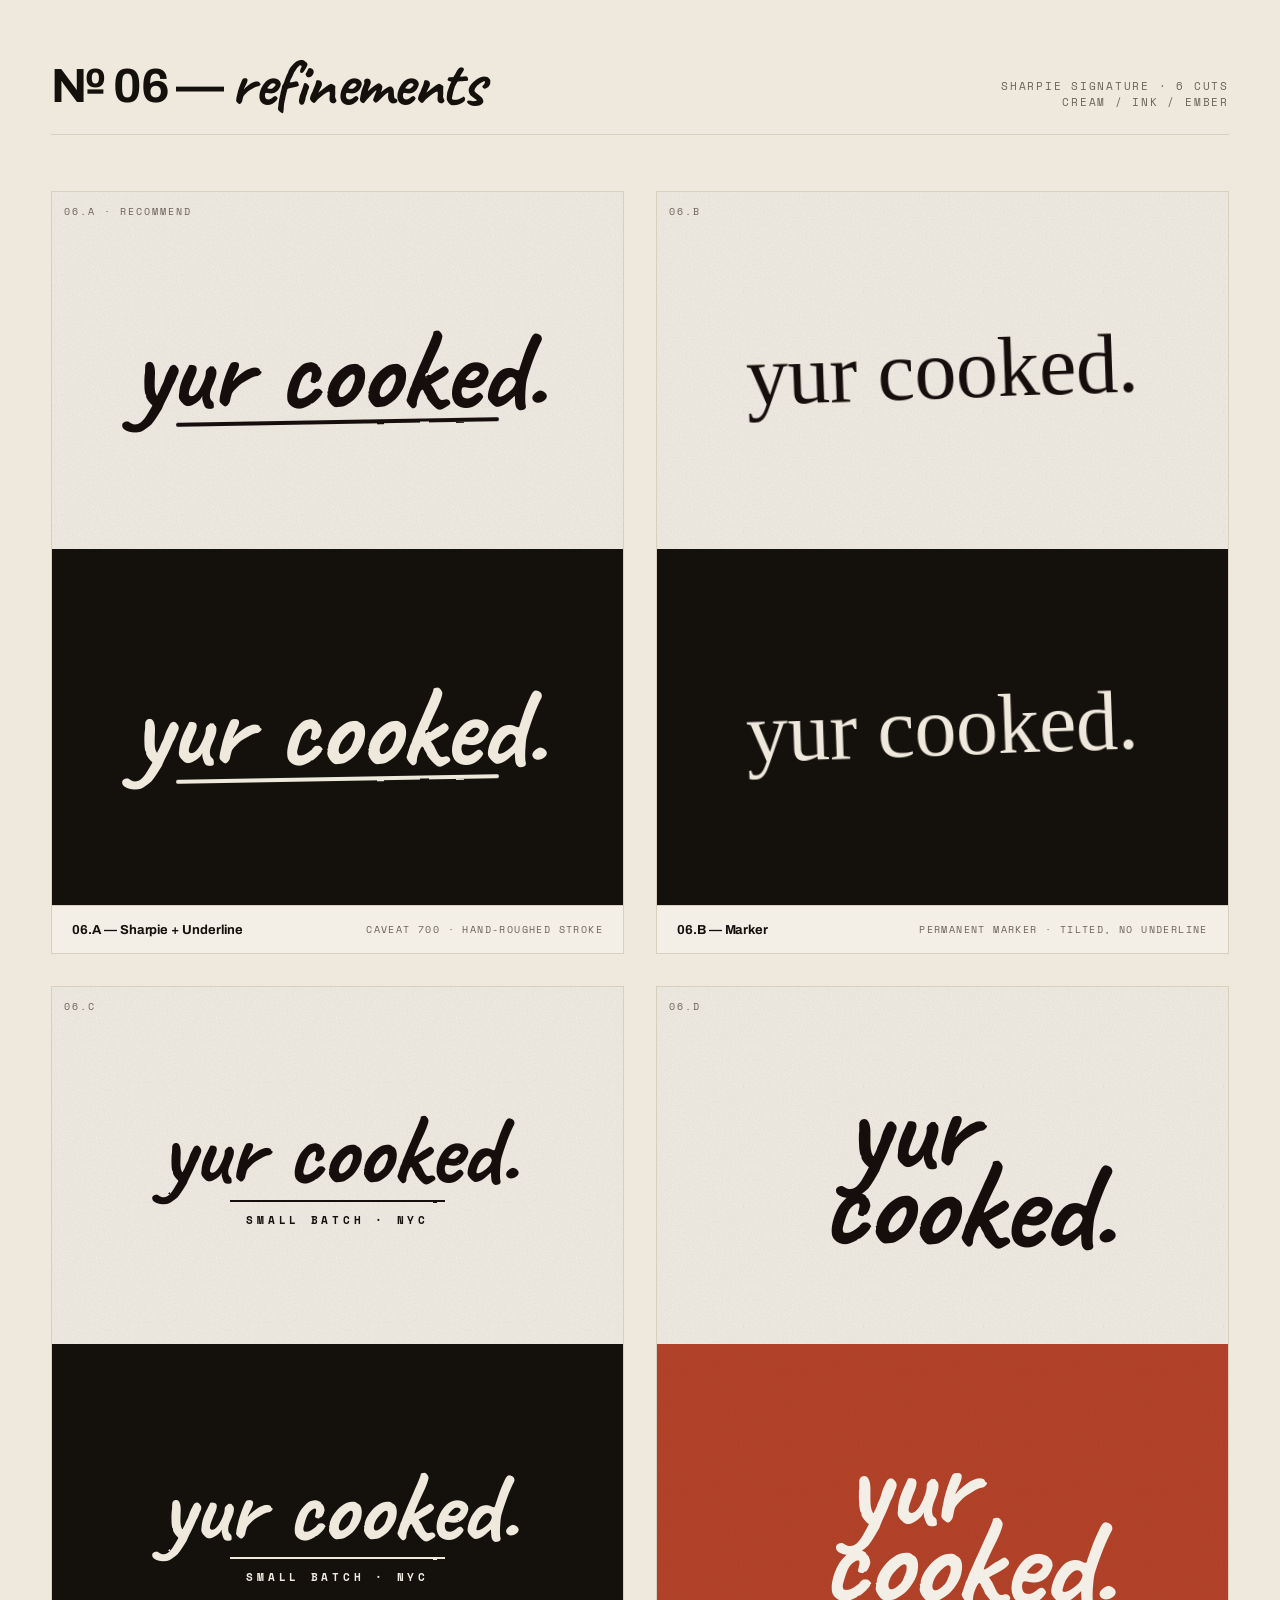
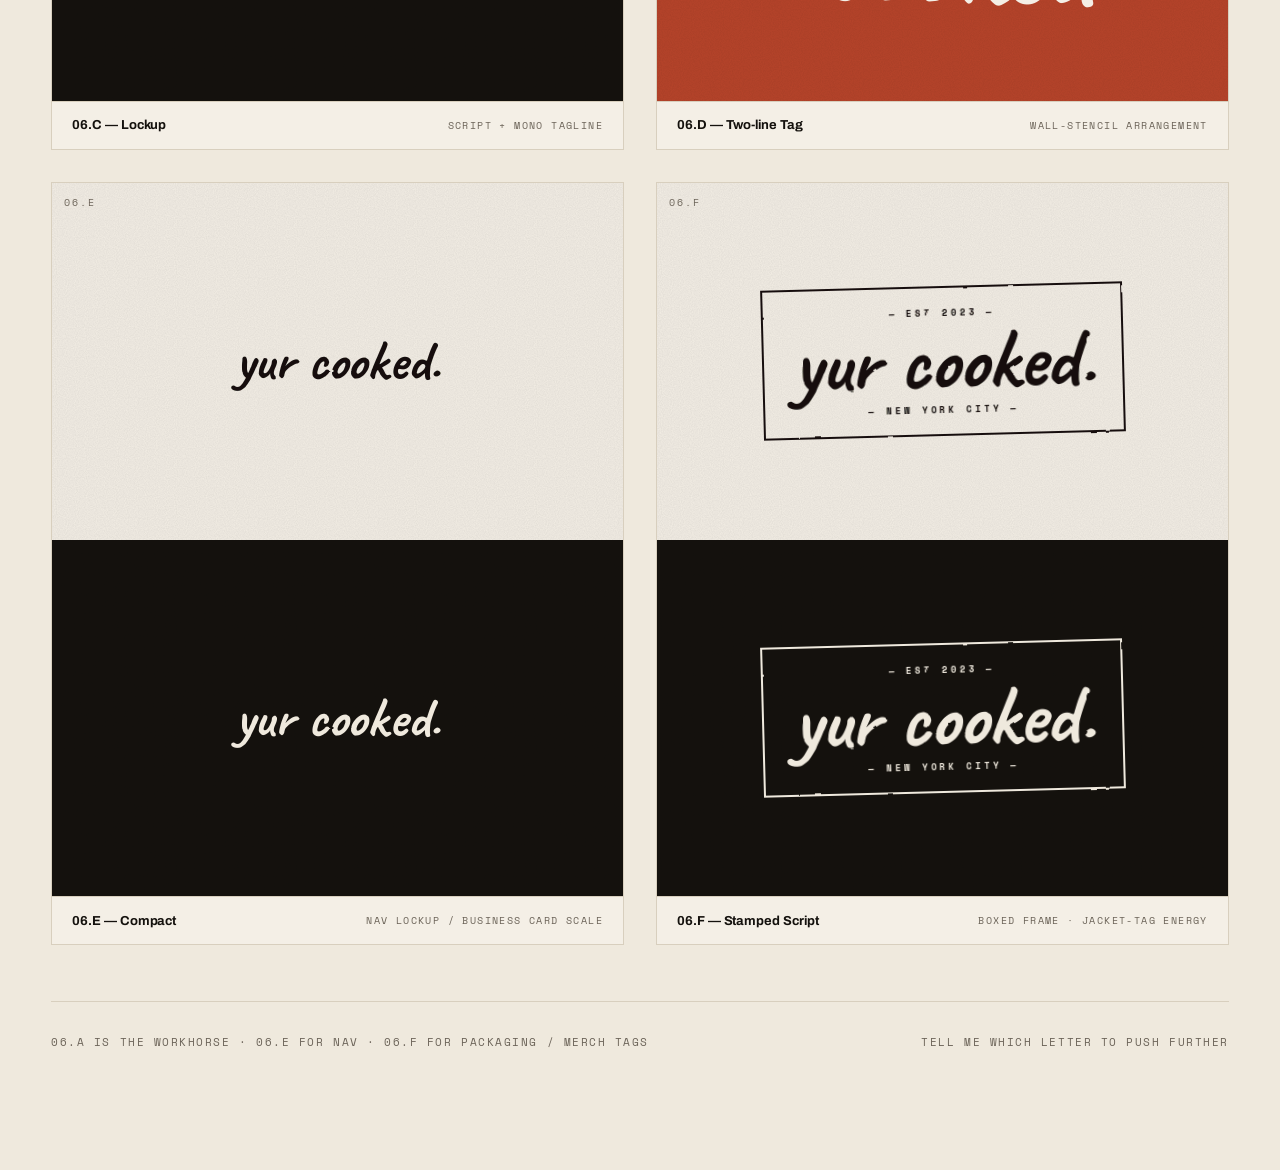
<file: logo-06-refinements.html>
<!DOCTYPE html>
<html lang="en">
<head>
<meta charset="UTF-8"/>
<meta name="viewport" content="width=device-width, initial-scale=1"/>
<title>yur cooked. — № 06 Refinements</title>
<link rel="preconnect" href="https://fonts.googleapis.com"/>
<link rel="preconnect" href="https://fonts.gstatic.com" crossorigin/>
<link href="https://fonts.googleapis.com/css2?family=Caveat:wght@400;500;600;700&family=Homemade+Apple&family=Shadows+Into+Light&family=Permanent+Marker&family=Space+Mono:wght@400;700&family=Archivo:wght@400;500;700&display=swap" rel="stylesheet"/>
<style>
:root {
  --cream: #efe9dd;
  --paper: #f4efe6;
  --ink: #14110d;
  --muted: #6b6358;
  --rule: #d8cfbe;
  --accent: #b8442a;
}
* { box-sizing: border-box; }
html, body { margin: 0; padding: 0; }
body {
  background: var(--cream);
  color: var(--ink);
  font-family: "Archivo", system-ui, sans-serif;
  -webkit-font-smoothing: antialiased;
}
.wrap { max-width: 1280px; margin: 0 auto; padding: 56px clamp(20px, 4vw, 56px) 120px; }
.head {
  display: flex;
  justify-content: space-between;
  align-items: flex-end;
  gap: 24px;
  flex-wrap: wrap;
  border-bottom: 1px solid var(--rule);
  padding-bottom: 24px;
  margin-bottom: 56px;
}
.head h1 {
  font-family: "Archivo", sans-serif;
  font-weight: 700;
  font-size: clamp(28px, 4vw, 48px);
  letter-spacing: -0.03em;
  text-transform: uppercase;
  margin: 0;
  line-height: 0.95;
}
.head h1 em {
  font-family: "Caveat", cursive;
  font-style: normal;
  font-weight: 700;
  text-transform: none;
  font-size: 1.4em;
  line-height: 0.8;
  vertical-align: -0.05em;
}
.head .meta {
  font-family: "Space Mono", monospace;
  font-size: 11px;
  letter-spacing: 0.16em;
  text-transform: uppercase;
  color: var(--muted);
  text-align: right;
}

.grid {
  display: grid;
  grid-template-columns: 1fr;
  gap: 32px;
}
@media (min-width: 720px) { .grid { grid-template-columns: 1fr 1fr; } }
@media (min-width: 1080px) { .grid { grid-template-columns: 1fr 1fr; } }

.card {
  border: 1px solid var(--rule);
  background: var(--paper);
  display: flex;
  flex-direction: column;
  position: relative;
}
.card-tag {
  position: absolute;
  top: 12px;
  left: 12px;
  font-family: "Space Mono", monospace;
  font-size: 10px;
  letter-spacing: 0.2em;
  text-transform: uppercase;
  color: var(--muted);
  z-index: 2;
}
.stage {
  aspect-ratio: 16/10;
  display: grid;
  place-items: center;
  padding: 40px;
  position: relative;
  overflow: hidden;
}
.stage.dark { background: var(--ink); color: var(--cream); }
.stage.accent { background: var(--accent); color: var(--paper); }
.foot {
  border-top: 1px solid var(--rule);
  padding: 16px 20px;
  display: flex;
  justify-content: space-between;
  align-items: center;
  gap: 12px;
}
.foot .name {
  font-family: "Archivo", sans-serif;
  font-weight: 700;
  font-size: 13px;
  letter-spacing: -0.005em;
}
.foot .desc {
  font-family: "Space Mono", monospace;
  font-size: 10px;
  letter-spacing: 0.14em;
  text-transform: uppercase;
  color: var(--muted);
  text-align: right;
  max-width: 60%;
}

.paper-noise {
  position: absolute; inset: 0; pointer-events: none;
  opacity: 0.5; mix-blend-mode: multiply;
  background-image: url("data:image/svg+xml;utf8,<svg xmlns='http://www.w3.org/2000/svg' width='120' height='120'><filter id='n'><feTurbulence type='fractalNoise' baseFrequency='0.9' numOctaves='2'/><feColorMatrix values='0 0 0 0 0  0 0 0 0 0  0 0 0 0 0  0 0 0 .15 0'/></filter><rect width='100%25' height='100%25' filter='url(%23n)'/></svg>");
}
.stage.dark .paper-noise { opacity: 0.4; mix-blend-mode: overlay; }
.stage.accent .paper-noise { opacity: 0.55; mix-blend-mode: multiply; }

/* ============================================================
   A — Pure Caveat, single line, low underline
   ============================================================ */
.A {
  position: relative; z-index: 1; text-align: center;
  font-family: "Caveat", cursive;
  font-weight: 700;
  font-size: clamp(72px, 9vw, 120px);
  letter-spacing: -0.01em;
  line-height: 0.95;
  filter: url(#hand);
}
.A .stroke {
  display: block;
  width: 78%;
  height: 4px;
  background: currentColor;
  margin: -6px auto 0;
  border-radius: 100px;
  filter: url(#hand-rough);
  transform: rotate(-1deg);
}

/* ============================================================
   B — Permanent Marker, thicker, slightly slanted, no underline
   ============================================================ */
.B {
  position: relative; z-index: 1; text-align: center;
  font-family: "Permanent Marker", cursive;
  font-size: clamp(56px, 7vw, 84px);
  letter-spacing: -0.005em;
  line-height: 0.95;
  transform: rotate(-2deg);
  filter: url(#hand-fine);
}

/* ============================================================
   C — Caveat with monospace tagline lockup
   ============================================================ */
.C {
  position: relative; z-index: 1; text-align: center;
  display: flex; flex-direction: column; align-items: center; gap: 0;
}
.C .word {
  font-family: "Caveat", cursive;
  font-weight: 700;
  font-size: clamp(64px, 8vw, 100px);
  line-height: 0.95;
  letter-spacing: -0.01em;
  filter: url(#hand);
  margin-bottom: -4px;
}
.C .rule {
  width: 60%;
  height: 2px;
  background: currentColor;
  margin: 6px 0 10px;
  filter: url(#hand-rough);
}
.C .tag {
  font-family: "Space Mono", monospace;
  font-size: 11px;
  letter-spacing: 0.34em;
  font-weight: 700;
  text-transform: uppercase;
}

/* ============================================================
   D — Two-line layered: marker + script, NYC vibe
   ============================================================ */
.D {
  position: relative; z-index: 1; text-align: center;
  font-family: "Caveat", cursive;
  font-weight: 700;
  font-size: clamp(80px, 10vw, 132px);
  line-height: 0.78;
  letter-spacing: -0.015em;
  filter: url(#hand);
}
.D .yur { display: block; transform: translateX(-12%) rotate(-2deg); }
.D .cooked { display: block; transform: translateX(8%) rotate(1deg); margin-top: -0.18em; }

/* ============================================================
   E — Compact horizontal mark for nav / favicon
   ============================================================ */
.E {
  position: relative; z-index: 1;
  font-family: "Caveat", cursive;
  font-weight: 700;
  font-size: clamp(40px, 5vw, 56px);
  letter-spacing: -0.005em;
  line-height: 1;
  filter: url(#hand);
  display: inline-flex;
  align-items: baseline;
}

/* ============================================================
   F — Stamped + script: small caps frame around the script
   ============================================================ */
.F {
  position: relative; z-index: 1;
  display: flex; flex-direction: column; align-items: center; gap: 4px;
  padding: 18px 28px;
  border: 2px solid currentColor;
  filter: url(#hand-rough);
  transform: rotate(-1.5deg);
}
.F .top, .F .bot {
  font-family: "Space Mono", monospace;
  font-size: 9px;
  letter-spacing: 0.32em;
  font-weight: 700;
}
.F .word {
  font-family: "Caveat", cursive;
  font-weight: 700;
  font-size: clamp(54px, 7vw, 84px);
  line-height: 0.9;
  letter-spacing: -0.01em;
}

.note {
  margin-top: 56px;
  border-top: 1px solid var(--rule);
  padding-top: 32px;
  font-family: "Space Mono", monospace;
  font-size: 11px;
  letter-spacing: 0.14em;
  text-transform: uppercase;
  color: var(--muted);
  display: flex; justify-content: space-between; flex-wrap: wrap; gap: 16px;
}
</style>
</head>
<body>

<svg width="0" height="0" style="position:absolute" aria-hidden="true">
  <defs>
    <filter id="hand" x="-3%" y="-3%" width="106%" height="106%">
      <feTurbulence type="fractalNoise" baseFrequency="0.025 0.06" numOctaves="2" seed="5"/>
      <feDisplacementMap in="SourceGraphic" scale="1.6"/>
    </filter>
    <filter id="hand-fine" x="-3%" y="-3%" width="106%" height="106%">
      <feTurbulence type="fractalNoise" baseFrequency="0.6" numOctaves="1" seed="9"/>
      <feDisplacementMap in="SourceGraphic" scale="0.7"/>
    </filter>
    <filter id="hand-rough" x="-5%" y="-5%" width="110%" height="110%">
      <feTurbulence type="fractalNoise" baseFrequency="0.05" numOctaves="2" seed="11"/>
      <feDisplacementMap in="SourceGraphic" scale="2"/>
    </filter>
  </defs>
</svg>

<div class="wrap">

  <header class="head">
    <h1>№ 06 — <em>refinements</em></h1>
    <div class="meta">
      Sharpie Signature · 6 cuts<br/>
      Cream / Ink / Ember
    </div>
  </header>

  <div class="grid">

    <div class="card">
      <span class="card-tag">06.A · Recommend</span>
      <div class="stage">
        <div class="paper-noise"></div>
        <div class="A">yur cooked.<span class="stroke"></span></div>
      </div>
      <div class="stage dark">
        <div class="paper-noise"></div>
        <div class="A">yur cooked.<span class="stroke"></span></div>
      </div>
      <div class="foot">
        <span class="name">06.A — Sharpie + Underline</span>
        <span class="desc">Caveat 700 · Hand-roughed stroke</span>
      </div>
    </div>

    <div class="card">
      <span class="card-tag">06.B</span>
      <div class="stage">
        <div class="paper-noise"></div>
        <div class="B">yur cooked.</div>
      </div>
      <div class="stage dark">
        <div class="paper-noise"></div>
        <div class="B">yur cooked.</div>
      </div>
      <div class="foot">
        <span class="name">06.B — Marker</span>
        <span class="desc">Permanent Marker · Tilted, no underline</span>
      </div>
    </div>

    <div class="card">
      <span class="card-tag">06.C</span>
      <div class="stage">
        <div class="paper-noise"></div>
        <div class="C">
          <span class="word">yur cooked.</span>
          <span class="rule"></span>
          <span class="tag">small batch · nyc</span>
        </div>
      </div>
      <div class="stage dark">
        <div class="paper-noise"></div>
        <div class="C">
          <span class="word">yur cooked.</span>
          <span class="rule"></span>
          <span class="tag">small batch · nyc</span>
        </div>
      </div>
      <div class="foot">
        <span class="name">06.C — Lockup</span>
        <span class="desc">Script + mono tagline</span>
      </div>
    </div>

    <div class="card">
      <span class="card-tag">06.D</span>
      <div class="stage">
        <div class="paper-noise"></div>
        <div class="D">
          <span class="yur">yur</span>
          <span class="cooked">cooked.</span>
        </div>
      </div>
      <div class="stage accent">
        <div class="paper-noise"></div>
        <div class="D">
          <span class="yur">yur</span>
          <span class="cooked">cooked.</span>
        </div>
      </div>
      <div class="foot">
        <span class="name">06.D — Two-line Tag</span>
        <span class="desc">Wall-stencil arrangement</span>
      </div>
    </div>

    <div class="card">
      <span class="card-tag">06.E</span>
      <div class="stage">
        <div class="paper-noise"></div>
        <div class="E">yur cooked.</div>
      </div>
      <div class="stage dark">
        <div class="paper-noise"></div>
        <div class="E">yur cooked.</div>
      </div>
      <div class="foot">
        <span class="name">06.E — Compact</span>
        <span class="desc">Nav lockup / business card scale</span>
      </div>
    </div>

    <div class="card">
      <span class="card-tag">06.F</span>
      <div class="stage">
        <div class="paper-noise"></div>
        <div class="F">
          <span class="top">— EST 2023 —</span>
          <span class="word">yur cooked.</span>
          <span class="bot">— NEW YORK CITY —</span>
        </div>
      </div>
      <div class="stage dark">
        <div class="paper-noise"></div>
        <div class="F">
          <span class="top">— EST 2023 —</span>
          <span class="word">yur cooked.</span>
          <span class="bot">— NEW YORK CITY —</span>
        </div>
      </div>
      <div class="foot">
        <span class="name">06.F — Stamped Script</span>
        <span class="desc">Boxed frame · jacket-tag energy</span>
      </div>
    </div>

  </div>

  <div class="note">
    <span>06.A is the workhorse · 06.E for nav · 06.F for packaging / merch tags</span>
    <span>Tell me which letter to push further</span>
  </div>

</div>

</body>
</html>
</file>
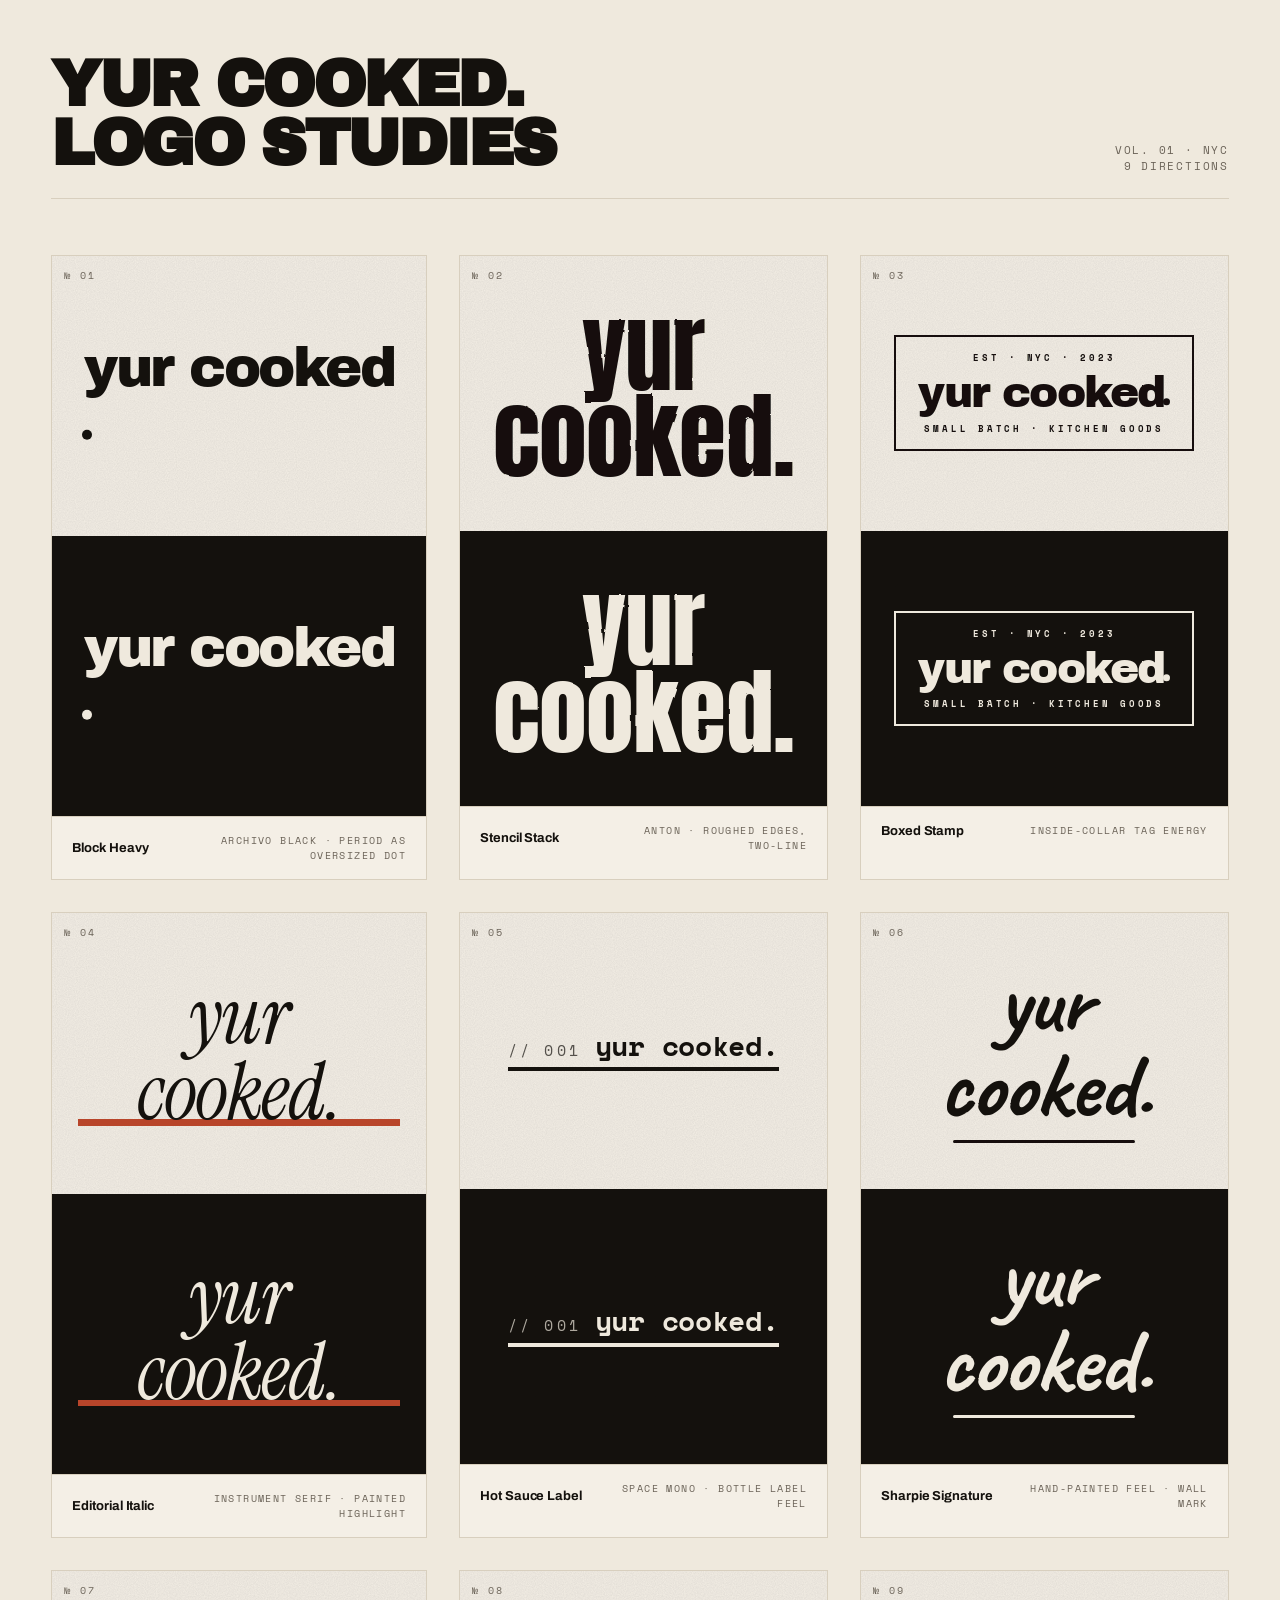
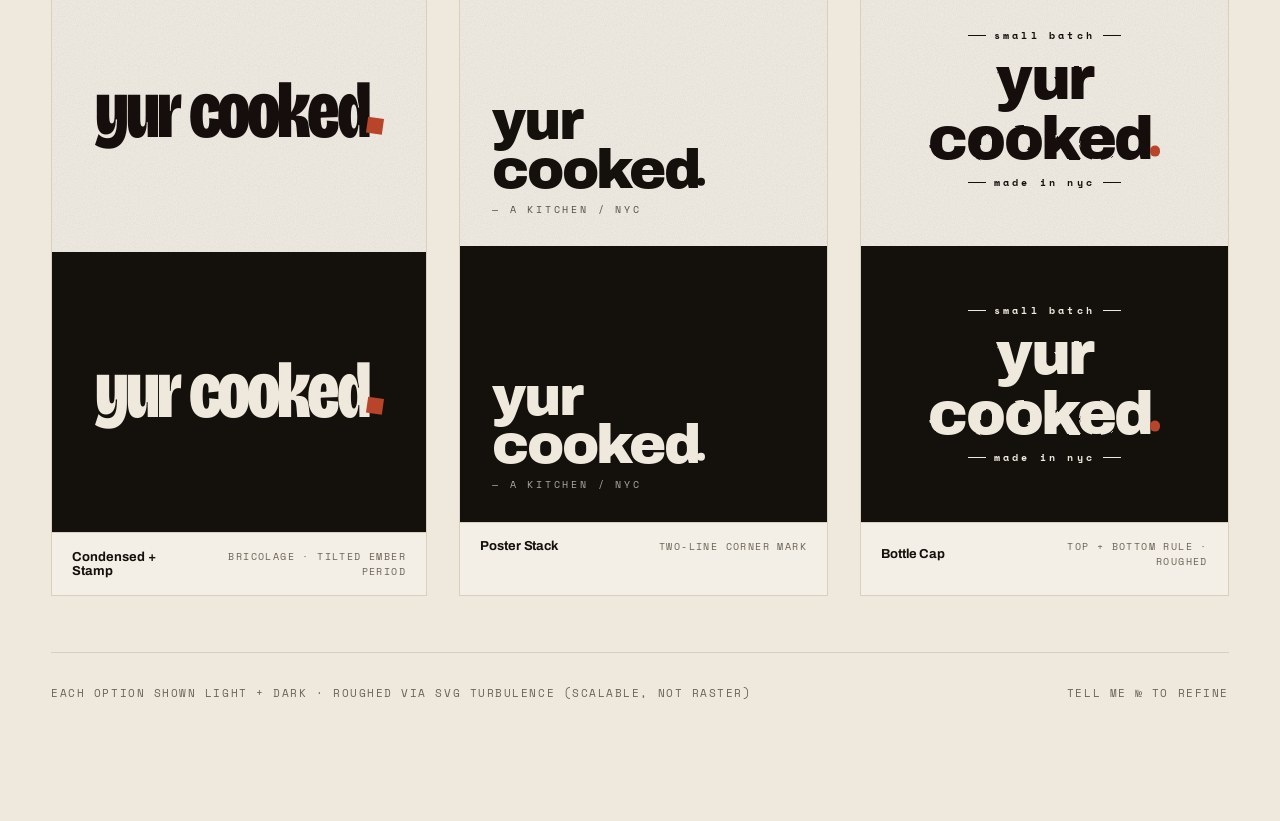
<file: logos.html>
<!DOCTYPE html>
<html lang="en">
<head>
<meta charset="UTF-8"/>
<meta name="viewport" content="width=device-width, initial-scale=1"/>
<title>yur cooked. — Logo Studies</title>
<link rel="preconnect" href="https://fonts.googleapis.com"/>
<link rel="preconnect" href="https://fonts.gstatic.com" crossorigin/>
<link href="https://fonts.googleapis.com/css2?family=Archivo+Black&family=Archivo:wght@400;500;600;700;800&family=Anton&family=Space+Mono:wght@400;700&family=Caveat:wght@400;700&family=Instrument+Serif:ital@0;1&family=Bricolage+Grotesque:wght@400;700;800&display=swap" rel="stylesheet"/>
<style>
:root {
  --cream: #efe9dd;
  --paper: #f4efe6;
  --ink: #14110d;
  --muted: #6b6358;
  --rule: #d8cfbe;
  --accent: #b8442a;
}
* { box-sizing: border-box; }
html, body { margin: 0; padding: 0; }
body {
  background: var(--cream);
  color: var(--ink);
  font-family: "Archivo", system-ui, sans-serif;
  -webkit-font-smoothing: antialiased;
}
.wrap { max-width: 1280px; margin: 0 auto; padding: 56px clamp(20px, 4vw, 56px) 120px; }
.head {
  display: flex;
  justify-content: space-between;
  align-items: flex-end;
  gap: 24px;
  flex-wrap: wrap;
  border-bottom: 1px solid var(--rule);
  padding-bottom: 24px;
  margin-bottom: 56px;
}
.head h1 {
  font-family: "Archivo Black", sans-serif;
  font-size: clamp(36px, 5vw, 64px);
  letter-spacing: -0.04em;
  text-transform: uppercase;
  margin: 0;
  line-height: 0.92;
}
.head .meta {
  font-family: "Space Mono", monospace;
  font-size: 11px;
  letter-spacing: 0.16em;
  text-transform: uppercase;
  color: var(--muted);
  text-align: right;
}

/* logo grid */
.grid {
  display: grid;
  grid-template-columns: 1fr;
  gap: 32px;
}
@media (min-width: 720px) { .grid { grid-template-columns: 1fr 1fr; } }
@media (min-width: 1080px) { .grid { grid-template-columns: 1fr 1fr 1fr; } }

.card {
  border: 1px solid var(--rule);
  background: var(--paper);
  display: flex;
  flex-direction: column;
  position: relative;
}
.card-tag {
  position: absolute;
  top: 12px;
  left: 12px;
  font-family: "Space Mono", monospace;
  font-size: 10px;
  letter-spacing: 0.2em;
  text-transform: uppercase;
  color: var(--muted);
  z-index: 2;
}
.stage {
  aspect-ratio: 4/3;
  display: grid;
  place-items: center;
  padding: 32px;
  position: relative;
  overflow: hidden;
}
.stage.dark { background: var(--ink); color: var(--cream); }
.foot {
  border-top: 1px solid var(--rule);
  padding: 16px 20px;
  display: flex;
  justify-content: space-between;
  align-items: center;
  gap: 12px;
}
.foot .name {
  font-family: "Archivo", sans-serif;
  font-weight: 700;
  font-size: 13px;
  letter-spacing: -0.005em;
}
.foot .desc {
  font-family: "Space Mono", monospace;
  font-size: 10px;
  letter-spacing: 0.14em;
  text-transform: uppercase;
  color: var(--muted);
  text-align: right;
  max-width: 60%;
}

/* paper noise base */
.paper-noise {
  position: absolute;
  inset: 0;
  pointer-events: none;
  opacity: 0.5;
  mix-blend-mode: multiply;
  background-image: url("data:image/svg+xml;utf8,<svg xmlns='http://www.w3.org/2000/svg' width='120' height='120'><filter id='n'><feTurbulence type='fractalNoise' baseFrequency='0.9' numOctaves='2'/><feColorMatrix values='0 0 0 0 0  0 0 0 0 0  0 0 0 0 0  0 0 0 .15 0'/></filter><rect width='100%25' height='100%25' filter='url(%23n)'/></svg>");
}
.stage.dark .paper-noise { opacity: 0.35; mix-blend-mode: overlay; }

/* ====================================================
   LOGO 01 — Heavy wordmark, period as accent dot
   ==================================================== */
.l01 {
  font-family: "Archivo Black", sans-serif;
  font-size: clamp(34px, 5vw, 56px);
  letter-spacing: -0.045em;
  line-height: 1;
  position: relative;
  z-index: 1;
}
.l01 .dot {
  display: inline-block;
  width: 0.18em; height: 0.18em;
  border-radius: 50%;
  background: currentColor;
  margin-left: -0.04em;
  transform: translateY(-0.04em);
}

/* ====================================================
   LOGO 02 — Stenciled, with rough edge filter
   ==================================================== */
.l02 {
  font-family: "Anton", sans-serif;
  font-size: clamp(56px, 8.5vw, 96px);
  letter-spacing: -0.01em;
  line-height: 0.9;
  filter: url(#rough);
  position: relative;
  z-index: 1;
  text-align: center;
}
.l02 .gap { letter-spacing: 0.04em; }

/* ====================================================
   LOGO 03 — Stamp / seal lockup
   ==================================================== */
.l03 {
  position: relative;
  z-index: 1;
  display: flex;
  flex-direction: column;
  align-items: center;
  gap: 8px;
  padding: 14px 22px;
  border: 2px solid currentColor;
  filter: url(#rough-soft);
}
.l03::before {
  content: "EST · NYC · 2023";
  font-family: "Space Mono", monospace;
  font-size: 9px;
  letter-spacing: 0.32em;
  font-weight: 700;
}
.l03 .word {
  font-family: "Archivo Black", sans-serif;
  font-size: clamp(28px, 4vw, 44px);
  letter-spacing: -0.04em;
  line-height: 0.95;
}
.l03 .word .dot {
  display: inline-block; width: 0.16em; height: 0.16em;
  background: currentColor; border-radius: 50%;
  margin-left: -0.03em; transform: translateY(-0.04em);
}
.l03::after {
  content: "SMALL BATCH · KITCHEN GOODS";
  font-family: "Space Mono", monospace;
  font-size: 9px;
  letter-spacing: 0.32em;
  font-weight: 700;
}

/* ====================================================
   LOGO 04 — Italic editorial slab w/ underline
   ==================================================== */
.l04 {
  font-family: "Instrument Serif", serif;
  font-style: italic;
  font-size: clamp(46px, 7vw, 80px);
  letter-spacing: -0.015em;
  line-height: 0.95;
  position: relative;
  z-index: 1;
  text-align: center;
}
.l04 .under {
  display: inline-block;
  position: relative;
}
.l04 .under::after {
  content: "";
  position: absolute;
  left: -2%;
  right: -2%;
  bottom: 0.05em;
  height: 0.08em;
  background: var(--accent);
  z-index: -1;
  filter: url(#rough-soft);
}

/* ====================================================
   LOGO 05 — Mono-spaced label, tag style
   ==================================================== */
.l05 {
  font-family: "Space Mono", monospace;
  font-size: clamp(20px, 2.5vw, 28px);
  letter-spacing: -0.01em;
  font-weight: 700;
  line-height: 1.1;
  position: relative;
  z-index: 1;
  display: inline-flex;
  flex-direction: column;
  gap: 2px;
}
.l05 .row1 {
  display: flex;
  gap: 0.5em;
  align-items: baseline;
}
.l05 .ticks {
  font-size: 0.55em;
  letter-spacing: 0.2em;
  font-weight: 400;
  opacity: 0.7;
}
.l05 .word {
  display: inline-block;
}
.l05 .bar {
  height: 4px;
  background: currentColor;
  margin-top: 4px;
}

/* ====================================================
   LOGO 06 — Hand-painted / signature
   ==================================================== */
.l06 {
  font-family: "Caveat", cursive;
  font-weight: 700;
  font-size: clamp(56px, 8vw, 92px);
  letter-spacing: -0.01em;
  line-height: 0.92;
  position: relative;
  z-index: 1;
  text-align: center;
}
.l06 .stroke {
  display: block;
  width: 60%;
  height: 3px;
  background: currentColor;
  margin: 12px auto 0;
  border-radius: 100px;
  filter: url(#rough-soft);
}

/* ====================================================
   LOGO 07 — Bricolage condensed w/ hand-stamped period
   ==================================================== */
.l07 {
  font-family: "Bricolage Grotesque", sans-serif;
  font-weight: 800;
  font-stretch: 75%;
  font-size: clamp(48px, 7vw, 80px);
  letter-spacing: -0.04em;
  line-height: 0.92;
  position: relative;
  z-index: 1;
  text-align: center;
  filter: url(#rough-fine);
}
.l07 .dot {
  display: inline-block;
  width: 0.2em; height: 0.2em;
  background: var(--accent);
  margin-left: -0.02em;
  transform: translateY(-0.04em) rotate(8deg);
}

/* ====================================================
   LOGO 08 — Vertical stack / poster mark
   ==================================================== */
.l08 {
  font-family: "Archivo Black", sans-serif;
  font-size: clamp(36px, 5vw, 56px);
  letter-spacing: -0.04em;
  line-height: 0.86;
  text-align: left;
  position: relative;
  z-index: 1;
}
.l08 .row {
  display: block;
}
.l08 .label {
  font-family: "Space Mono", monospace;
  font-size: 10px;
  letter-spacing: 0.28em;
  font-weight: 400;
  text-transform: uppercase;
  margin-top: 12px;
  display: block;
  opacity: 0.7;
}
.l08 .dot { display: inline-block; width: .14em; height: .14em; background: currentColor; border-radius: 50%; margin-left: -.02em; transform: translateY(-.04em); }

/* ====================================================
   LOGO 09 — Hot sauce label energy
   ==================================================== */
.l09 {
  position: relative;
  z-index: 1;
  text-align: center;
  display: flex;
  flex-direction: column;
  align-items: center;
  gap: 6px;
}
.l09 .topline,
.l09 .bottomline {
  font-family: "Space Mono", monospace;
  font-size: 10px;
  letter-spacing: 0.32em;
  font-weight: 700;
  display: flex;
  align-items: center;
  gap: 8px;
}
.l09 .topline::before, .l09 .topline::after,
.l09 .bottomline::before, .l09 .bottomline::after {
  content: "";
  width: 18px; height: 1px;
  background: currentColor;
}
.l09 .word {
  font-family: "Archivo Black", sans-serif;
  font-size: clamp(36px, 5.5vw, 60px);
  letter-spacing: -0.04em;
  line-height: 1;
  filter: url(#rough);
}
.l09 .word .dot { display: inline-block; width: .18em; height: .18em; background: var(--accent); border-radius: 50%; margin-left: -.04em; transform: translateY(-.04em); }

/* invert toggle row */
.note {
  margin-top: 56px;
  border-top: 1px solid var(--rule);
  padding-top: 32px;
  font-family: "Space Mono", monospace;
  font-size: 11px;
  letter-spacing: 0.14em;
  text-transform: uppercase;
  color: var(--muted);
  display: flex;
  justify-content: space-between;
  flex-wrap: wrap;
  gap: 16px;
}
</style>
</head>
<body>

<!-- SVG filter defs for distress effects -->
<svg width="0" height="0" style="position:absolute" aria-hidden="true">
  <defs>
    <filter id="rough" x="-5%" y="-5%" width="110%" height="110%">
      <feTurbulence type="fractalNoise" baseFrequency="0.04 0.06" numOctaves="2" seed="3"/>
      <feDisplacementMap in="SourceGraphic" scale="2.2"/>
    </filter>
    <filter id="rough-soft" x="-5%" y="-5%" width="110%" height="110%">
      <feTurbulence type="fractalNoise" baseFrequency="0.05" numOctaves="2" seed="7"/>
      <feDisplacementMap in="SourceGraphic" scale="1.4"/>
    </filter>
    <filter id="rough-fine" x="-5%" y="-5%" width="110%" height="110%">
      <feTurbulence type="fractalNoise" baseFrequency="0.7" numOctaves="1" seed="2"/>
      <feDisplacementMap in="SourceGraphic" scale="0.8"/>
    </filter>
  </defs>
</svg>

<div class="wrap">

  <header class="head">
    <h1>yur cooked.<br/>logo studies</h1>
    <div class="meta">
      Vol. 01 · NYC<br/>
      9 directions
    </div>
  </header>

  <div class="grid">

    <!-- 01 -->
    <div class="card">
      <span class="card-tag">№ 01</span>
      <div class="stage">
        <div class="paper-noise"></div>
        <div class="l01">yur&nbsp;cooked<span class="dot"></span></div>
      </div>
      <div class="stage dark">
        <div class="paper-noise"></div>
        <div class="l01">yur&nbsp;cooked<span class="dot"></span></div>
      </div>
      <div class="foot">
        <span class="name">Block Heavy</span>
        <span class="desc">Archivo Black · Period as oversized dot</span>
      </div>
    </div>

    <!-- 02 -->
    <div class="card">
      <span class="card-tag">№ 02</span>
      <div class="stage">
        <div class="paper-noise"></div>
        <div class="l02">yur<br/>cooked.</div>
      </div>
      <div class="stage dark">
        <div class="paper-noise"></div>
        <div class="l02">yur<br/>cooked.</div>
      </div>
      <div class="foot">
        <span class="name">Stencil Stack</span>
        <span class="desc">Anton · Roughed edges, two-line</span>
      </div>
    </div>

    <!-- 03 -->
    <div class="card">
      <span class="card-tag">№ 03</span>
      <div class="stage">
        <div class="paper-noise"></div>
        <div class="l03"><span class="word">yur cooked<span class="dot"></span></span></div>
      </div>
      <div class="stage dark">
        <div class="paper-noise"></div>
        <div class="l03"><span class="word">yur cooked<span class="dot"></span></span></div>
      </div>
      <div class="foot">
        <span class="name">Boxed Stamp</span>
        <span class="desc">Inside-collar tag energy</span>
      </div>
    </div>

    <!-- 04 -->
    <div class="card">
      <span class="card-tag">№ 04</span>
      <div class="stage">
        <div class="paper-noise"></div>
        <div class="l04"><span class="under">yur cooked.</span></div>
      </div>
      <div class="stage dark">
        <div class="paper-noise"></div>
        <div class="l04"><span class="under">yur cooked.</span></div>
      </div>
      <div class="foot">
        <span class="name">Editorial Italic</span>
        <span class="desc">Instrument Serif · Painted highlight</span>
      </div>
    </div>

    <!-- 05 -->
    <div class="card">
      <span class="card-tag">№ 05</span>
      <div class="stage">
        <div class="paper-noise"></div>
        <div class="l05">
          <div class="row1"><span class="ticks">// 001</span><span class="word">yur cooked.</span></div>
          <div class="bar"></div>
        </div>
      </div>
      <div class="stage dark">
        <div class="paper-noise"></div>
        <div class="l05">
          <div class="row1"><span class="ticks">// 001</span><span class="word">yur cooked.</span></div>
          <div class="bar"></div>
        </div>
      </div>
      <div class="foot">
        <span class="name">Hot Sauce Label</span>
        <span class="desc">Space Mono · Bottle label feel</span>
      </div>
    </div>

    <!-- 06 -->
    <div class="card">
      <span class="card-tag">№ 06</span>
      <div class="stage">
        <div class="paper-noise"></div>
        <div class="l06">yur cooked.<span class="stroke"></span></div>
      </div>
      <div class="stage dark">
        <div class="paper-noise"></div>
        <div class="l06">yur cooked.<span class="stroke"></span></div>
      </div>
      <div class="foot">
        <span class="name">Sharpie Signature</span>
        <span class="desc">Hand-painted feel · Wall mark</span>
      </div>
    </div>

    <!-- 07 -->
    <div class="card">
      <span class="card-tag">№ 07</span>
      <div class="stage">
        <div class="paper-noise"></div>
        <div class="l07">yur cooked<span class="dot"></span></div>
      </div>
      <div class="stage dark">
        <div class="paper-noise"></div>
        <div class="l07">yur cooked<span class="dot"></span></div>
      </div>
      <div class="foot">
        <span class="name">Condensed + Stamp</span>
        <span class="desc">Bricolage · Tilted ember period</span>
      </div>
    </div>

    <!-- 08 -->
    <div class="card">
      <span class="card-tag">№ 08</span>
      <div class="stage" style="justify-items:start; align-items:flex-end;">
        <div class="paper-noise"></div>
        <div class="l08" style="justify-self:flex-start; align-self:flex-end;">
          <span class="row">yur</span>
          <span class="row">cooked<span class="dot"></span></span>
          <span class="label">— a kitchen / nyc</span>
        </div>
      </div>
      <div class="stage dark" style="justify-items:start; align-items:flex-end;">
        <div class="paper-noise"></div>
        <div class="l08" style="justify-self:flex-start; align-self:flex-end;">
          <span class="row">yur</span>
          <span class="row">cooked<span class="dot"></span></span>
          <span class="label">— a kitchen / nyc</span>
        </div>
      </div>
      <div class="foot">
        <span class="name">Poster Stack</span>
        <span class="desc">Two-line corner mark</span>
      </div>
    </div>

    <!-- 09 -->
    <div class="card">
      <span class="card-tag">№ 09</span>
      <div class="stage">
        <div class="paper-noise"></div>
        <div class="l09">
          <span class="topline">small batch</span>
          <span class="word">yur cooked<span class="dot"></span></span>
          <span class="bottomline">made in nyc</span>
        </div>
      </div>
      <div class="stage dark">
        <div class="paper-noise"></div>
        <div class="l09">
          <span class="topline">small batch</span>
          <span class="word">yur cooked<span class="dot"></span></span>
          <span class="bottomline">made in nyc</span>
        </div>
      </div>
      <div class="foot">
        <span class="name">Bottle Cap</span>
        <span class="desc">Top + bottom rule · Roughed</span>
      </div>
    </div>

  </div>

  <div class="note">
    <span>Each option shown light + dark · Roughed via SVG turbulence (scalable, not raster)</span>
    <span>Tell me № to refine</span>
  </div>

</div>

</body>
</html>
</file>
